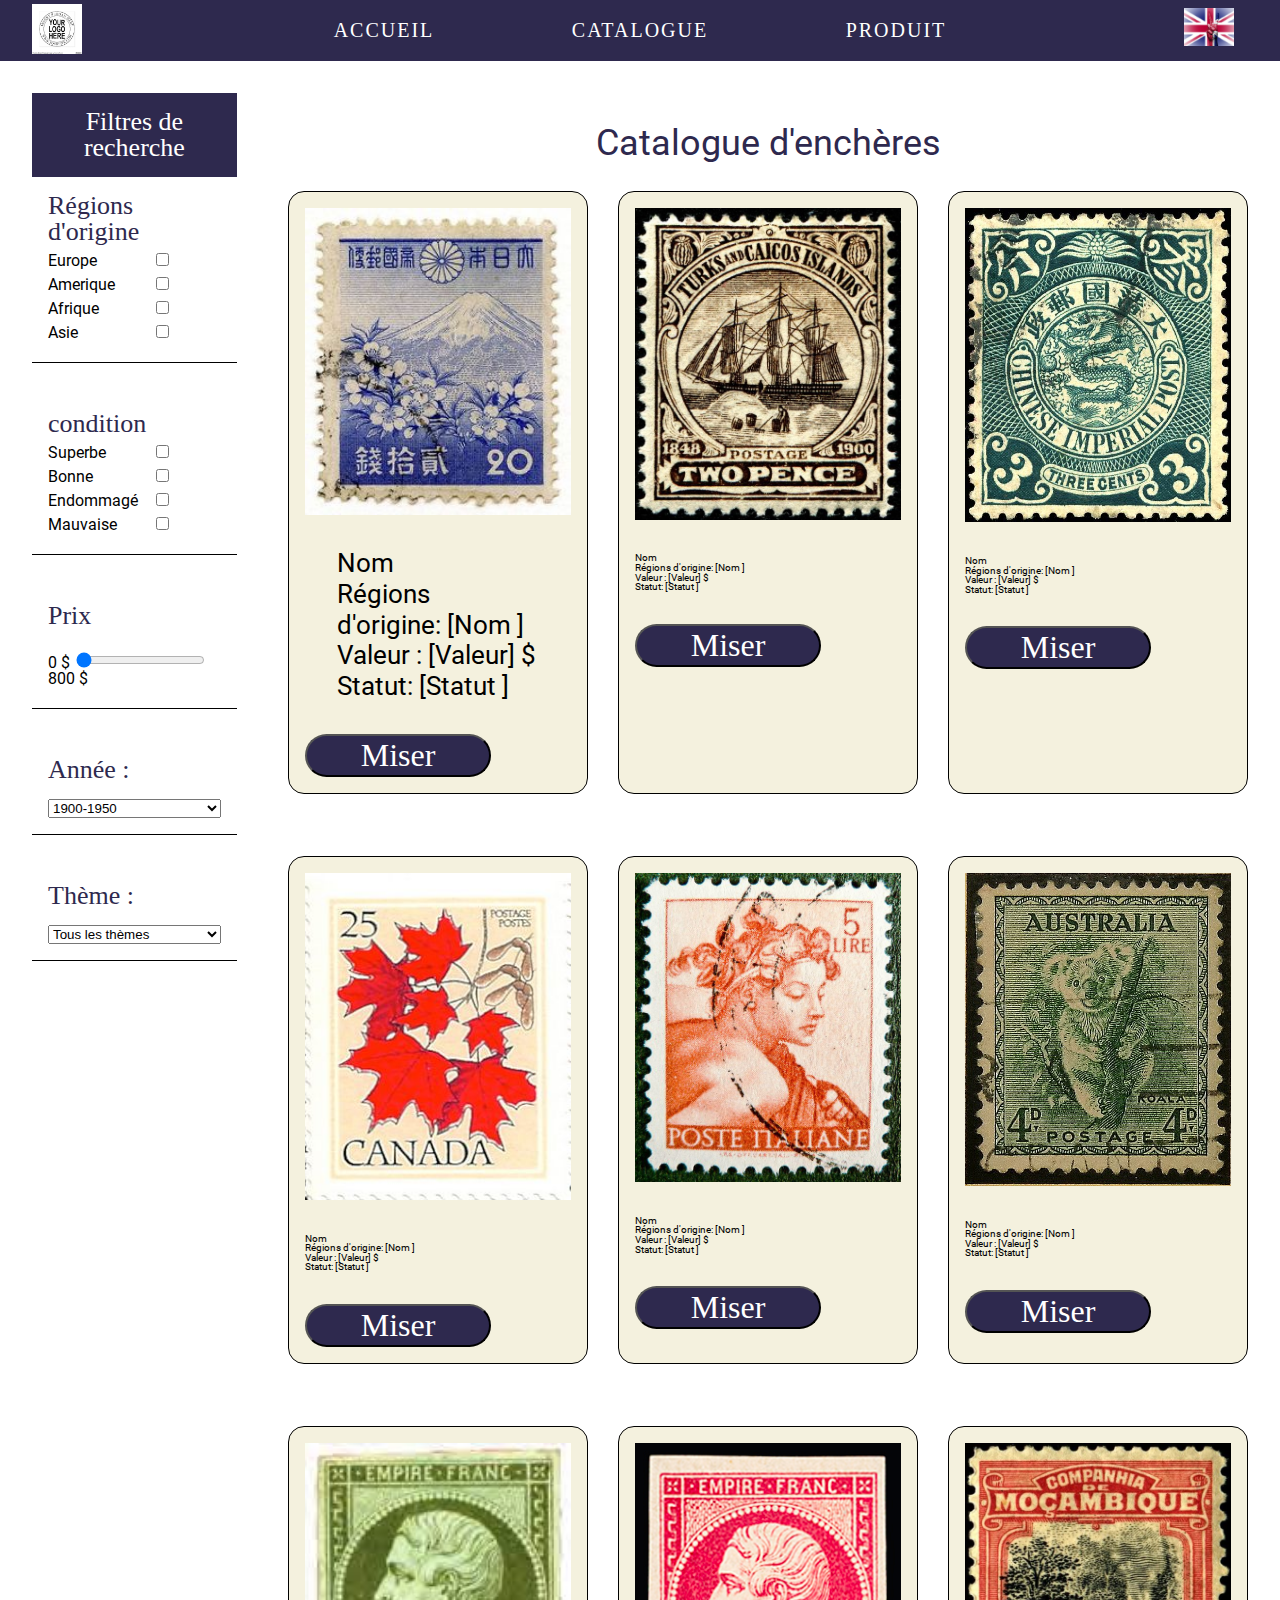
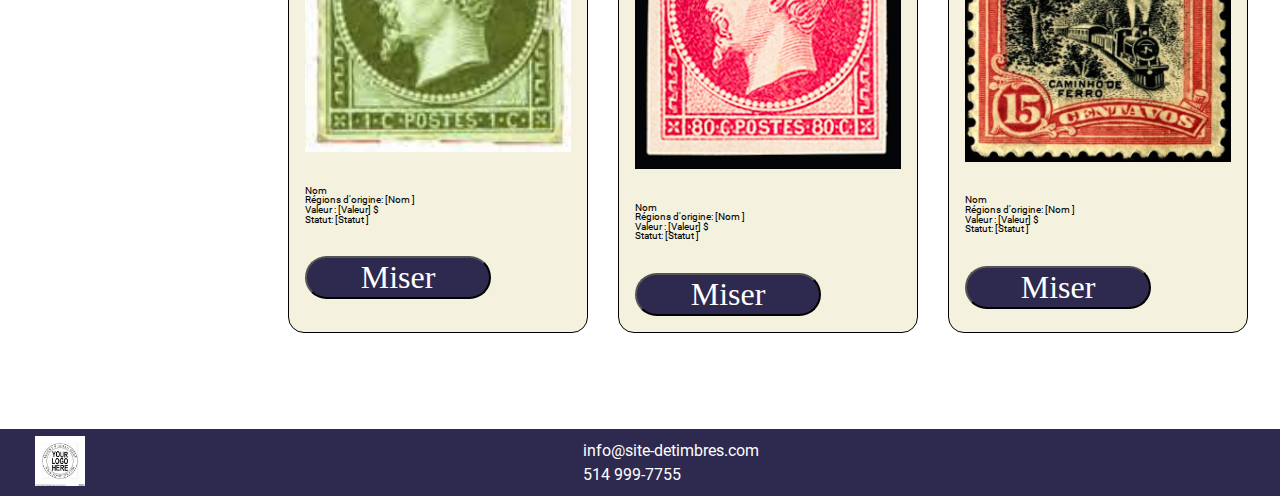
<file: catalogue.html>
<!DOCTYPE html>
<html lang="en">

<head>
    <meta charset="UTF-8">
    <meta name="viewport" content="width=device-width, initial-scale=1.0">
    <title>Catalogue d'enchères</title>
    <meta name="description" content="Nouvelle description pour la page de catalogue de mr stampee">
    <link rel="stylesheet" href="./assets/css/styles.css">
    <link rel="stylesheet" href="https://cdnjs.cloudflare.com/ajax/libs/font-awesome/6.4.2/css/all.min.css" integrity="sha512-z3gLpd7yknf1YoNbCzqRKc4qyor8gaKU1qmn+CShxbuBusANI9QpRohGBreCFkKxLhei6S9CQXFEbbKuqLg0DA==" crossorigin="anonymous" referrerpolicy="no-referrer">
</head>


<body>
    <header>


    </header>
   
    <nav>
        <ul role="menubar">


            <li role="menuitem" aria-label="Menu index" aria-haspopup="false">
                <img class="logo" src="./assets/img/logo/logo-timbre1.jpg" alt="logo de mon site ">

            </li>


            <li role="menuitem" aria-label="Menu index" aria-haspopup="false"><a href="index.html">Accueil</a></li>
            <li role="menuitem" aria-label="Menu catalogue" aria-haspopup="false"><a
                    href="catalogue.html">Catalogue</a></li>
            <li role="menuitem" aria-label="Menu Produit" aria-haspopup="false"><a href="produit.html">Produit</a> </li>

            <li role="menuitem" aria-label="Menu index" aria-haspopup="false" class="drap">
                <img class="drapeau" src="./assets/img/flag.jpg" alt="drapeau de l'anglettere">
            </li>



        </ul>



    </nav>
    <main>


        <aside>


            <form>


                <h2>Filtres de recherche</h2>


                <div>

                    <h3>Régions d'origine</h3>


                    <fieldset>
                        <label for="europe">Europe</label>
                        <input type="checkbox" name="europe" id="europe">
                    </fieldset>

                    <fieldset>
                        <label for="amerique">Amerique</label>
                        <input type="checkbox" name="amerique" id="amerique">
                    </fieldset>

                    <fieldset>
                        <label for="afrique">Afrique</label>
                        <input type="checkbox" name="afrique" id="afrique">
                    </fieldset>

                    <fieldset>
                        <label for="asie">Asie</label>
                        <input type="checkbox" name="asie" id="asie">
                    </fieldset>


                </div>




                <div>

                    <h3>condition</h3>


                    <fieldset>
                        <label for="superbe">Superbe</label>
                        <input type="checkbox" name="superbe" id="superbe">
                    </fieldset>

                    <fieldset>
                        <label for="bonne">Bonne</label>
                        <input type="checkbox" name="bonne" id="bonne">
                    </fieldset>

                    <fieldset>
                        <label for="endommage">Endommagé</label>
                        <input type="checkbox" name="endommage" id="endommage">
                    </fieldset>

                    <fieldset>
                        <label for="mauvaise">Mauvaise</label>
                        <input type="checkbox" name="mauvaise" id="mauvaise">
                    </fieldset>



                </div>




                <div>

                    <h3>Prix </h3>

                    <fieldset>
                        <label for="prix"></label>
                        <span>0 $</span>
                        <input type="range" id="prix" name="prix" min="0" max="800" step="100" value="0">
                        <span>800 $</span>
                    </fieldset>

                </div>

                <div>

                    <h3> Année :</h3>

                    <label for="date"></label>
                    <select id="date" name="date">
                        <option value="1900-1950">1900-1950</option>
                        <option value="1950-2000">1990-2000</option>
                        <option value="2000-2023">2000-2023</option>
                    </select>


                </div>

                <div>

                    <h3>Thème :</h3>


                    <label for="theme"></label>
                    <select id="theme" name="theme">
                        <option value="tous">Tous les thèmes</option>
                        <option value="faune">Faune</option>
                        <option value="flore">Flore</option>
                        <option value="histoire">Histoire</option>
                        <option value="personnalites">Personnalités</option>
                    </select>

                </div>




            </form>

        </aside>

        <section class=" grid-container" data-js-produit>


            <h1>Catalogue d'enchères</h1>


            <article class="aritcle-1">

                <div class="infos-image">
                    <img src="./assets/img/timbre4.jpg" alt="timbre">
                </div>

                <div class="infos-secondaires">
                    <h2>Nom</h2>
                    <p>Régions d'origine: [Nom ] </p>
                    <p>Valeur : [Valeur] $</p>
                    <p>Statut: [Statut ]</p>
                </div>

                <div>


                    <input type="submit" value="Miser" class="bouton-personnalise">

                </div>

        
            </article>

            <article class="aritcle-1">

                <div>

                    <img src="./assets/img/timbre6.jpg" alt="timbre">

                </div>

                <div>
                    <h2>Nom</h2>
                    <p>Régions d'origine: [Nom ] </p>
                    <p>Valeur : [Valeur] $</p>
                    <p>Statut: [Statut ]</p>



                </div>

                <div>


                    <input type="submit" value="Miser" class="bouton-personnalise">

                </div>

            </article>

            <article class="aritcle-1">
                <div>

                    <img src="./assets/img/timbre5.jpg" alt="timbre">

                </div>

                <div>
                    <h2>Nom</h2>
                    <p>Régions d'origine: [Nom ] </p>
                    <p>Valeur : [Valeur] $</p>
                    <p>Statut: [Statut ]</p>



                </div>

                <div>


                    <input type="submit" value="Miser" class="bouton-personnalise">

                </div>

            </article>

            <article class="aritcle-1">
                <div>

                    <img src="./assets/img/b02eece6f7e6f4dd12e540fd0b19f78b.jpg" alt="timbre">

                </div>

                <div>
                    <h2>Nom</h2>
                    <p>Régions d'origine: [Nom ] </p>
                    <p>Valeur : [Valeur] $</p>
                    <p>Statut: [Statut ]</p>



                </div>

                <div>


                    <input type="submit" value="Miser" class="bouton-personnalise">

                </div>
            </article>

            <article class="aritcle-1">

                <div>

                    <img src="./assets/img/timbre7.jpg" alt="timbre">

                </div>

                <div>
                    <h2>Nom</h2>
                    <p>Régions d'origine: [Nom ] </p>
                    <p>Valeur : [Valeur] $</p>
                    <p>Statut: [Statut ]</p>



                </div>

                <div>


                    <input type="submit" value="Miser" class="bouton-personnalise">

                </div>
            </article>

            <article class="aritcle-1">

                <div>

                    <img src="./assets/img/timbre8.jpg" alt="timbre">

                </div>

                <div>
                    <h2>Nom</h2>
                    <p>Régions d'origine: [Nom ] </p>
                    <p>Valeur : [Valeur] $</p>
                    <p>Statut: [Statut ]</p>



                </div>

                <div>


                    <input type="submit" value="Miser" class="bouton-personnalise">

                </div>

            </article>

            <article class="aritcle-1">

                <div>

                    <img src="./assets/img/timbre3.jpeg" alt="timbre">

                </div>

                <div>
                    <h2>Nom</h2>
                    <p>Régions d'origine: [Nom ] </p>
                    <p>Valeur : [Valeur] $</p>
                    <p>Statut: [Statut ]</p>



                </div>

                <div>


                    <input type="submit" value="Miser" class="bouton-personnalise">

                </div>

            </article>


            <article class="aritcle-1">

                <div>

                    <img src="./assets/img/timbre2.jpg" alt="timbre">

                </div>

                <div>
                    <h2>Nom</h2>
                    <p>Régions d'origine: [Nom ] </p>
                    <p>Valeur : [Valeur] $</p>
                    <p>Statut: [Statut ]</p>



                </div>

                <div>


                    <input type="submit" value="Miser" class="bouton-personnalise">

                </div>

            </article>

            <article class="aritcle-1">
                <div>

                    <img src="./assets/img/timbre10.jpg" alt="timbre">

                </div>

                <div>
                    <h2>Nom</h2>
                    <p>Régions d'origine: [Nom ] </p>
                    <p>Valeur : [Valeur] $</p>
                    <p>Statut: [Statut ]</p>

                </div>

                <div>


                    <input type="submit" value="Miser" class="bouton-personnalise">

                </div>

            </article>



        </section>



    </main>
    <footer>

        <div>
            <img class="logo" src="./assets/img/logo/logo-timbre1.jpg" alt="logo de mon site ">

        </div>
         
        <div class="contact">
        
            <p>info@site-detimbres.com</p>
            <p><span><i class="fa-solid fa-phone"></i></span> 514 999-7755 </p> 
        </div>

        <div class="reseau-sociaux">
          
        <span><i class="fa-brands fa-instagram fa-2xl"></i></span>
        <span><i class="fa-brands fa-facebook fa-2xl"></i></span>
        <span><i class="fa-brands fa-x-twitter fa-2xl"></i></span>

        </div>


    </footer>
</body>

</html>
</file>
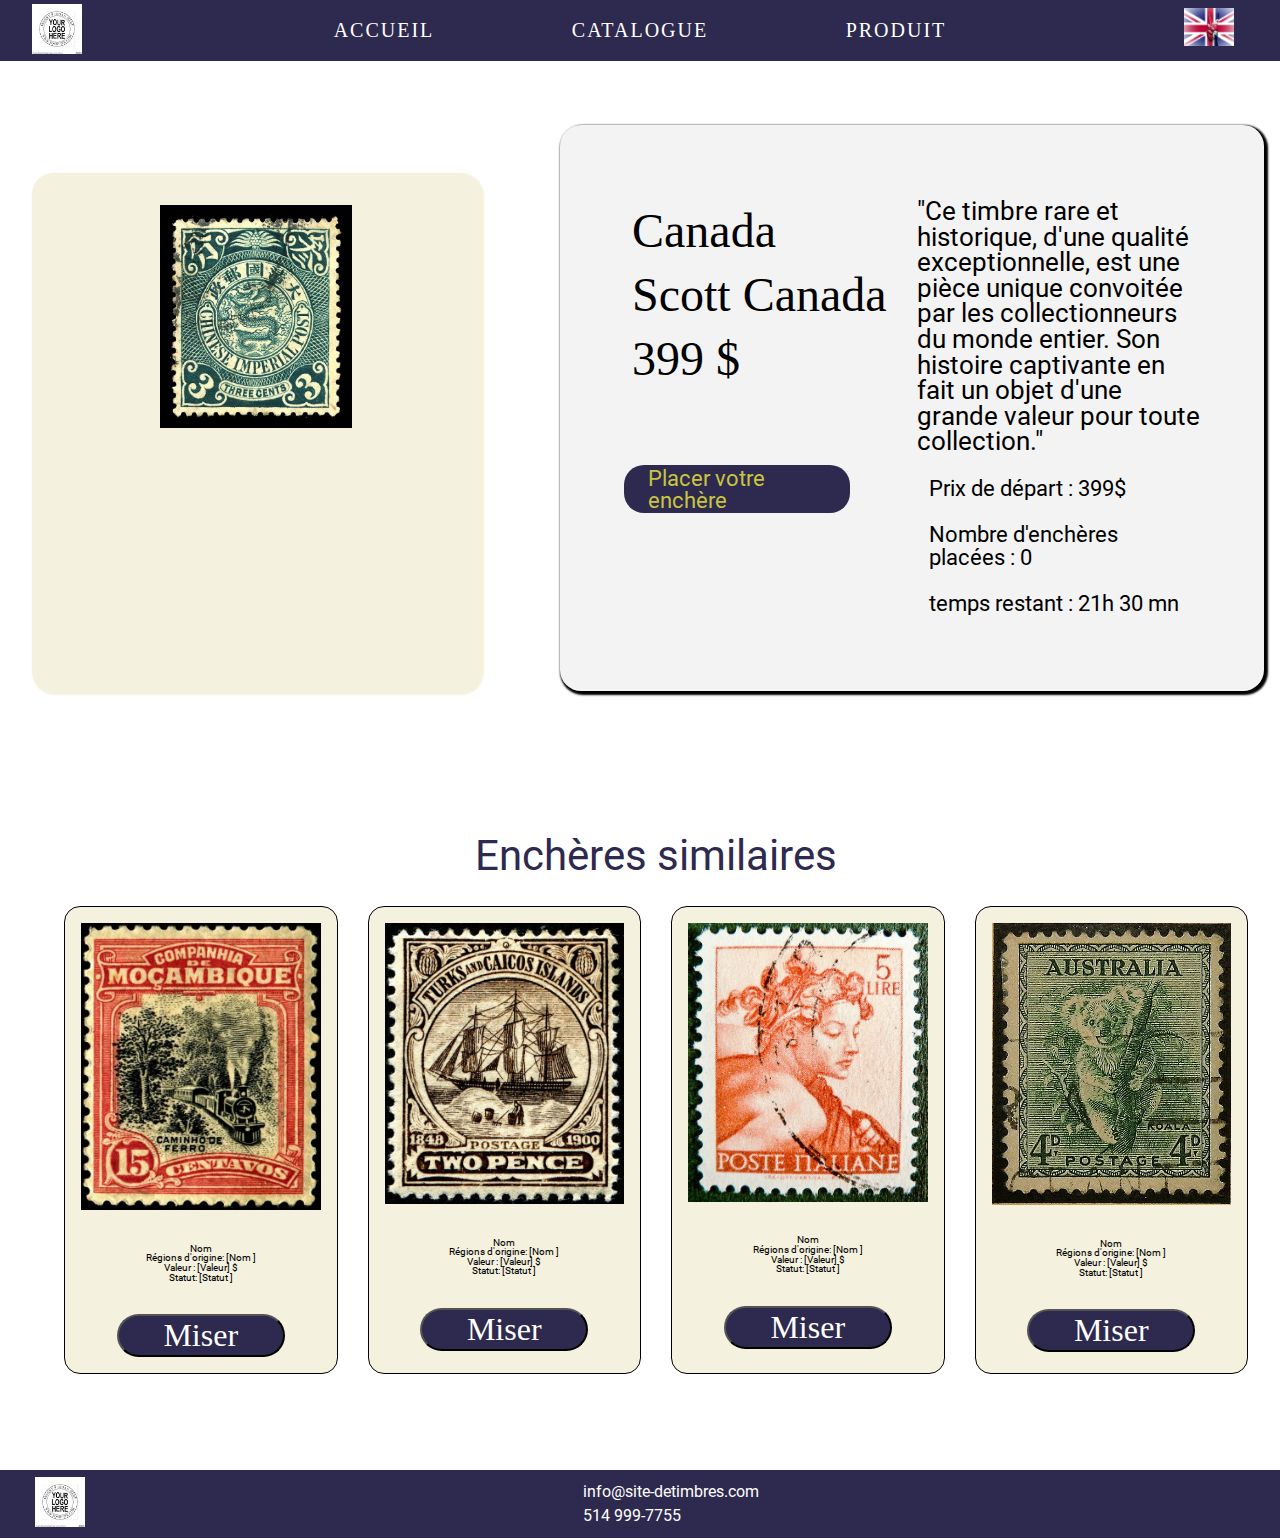
<file: produit.html>
<!DOCTYPE html>
<html lang="en">
<head>
    <meta charset="UTF-8">
    <meta name="viewport" content="width=device-width, initial-scale=1.0">
    <title>Catalogue d'enchères</title>
    <meta name="description" content="Description du produit de mr stampee">
    <link rel="stylesheet" href="./assets/css/styles.css">
    <link rel="stylesheet" href="https://cdnjs.cloudflare.com/ajax/libs/font-awesome/6.4.2/css/all.min.css" integrity="sha512-z3gLpd7yknf1YoNbCzqRKc4qyor8gaKU1qmn+CShxbuBusANI9QpRohGBreCFkKxLhei6S9CQXFEbbKuqLg0DA==" crossorigin="anonymous" referrerpolicy="no-referrer">
</head>
<body>
    <header>
       
    </header>
    <nav>
        <ul role="menubar">


            <li role="menuitem" aria-label="Menu index" aria-haspopup="false">
                <img class="logo" src="./assets/img/logo/logo-timbre1.jpg" alt="logo de mon site ">

            </li>


            <li role="menuitem" aria-label="Menu index" aria-haspopup="false"><a href="index.html">Accueil</a></li>
            <li role="menuitem" aria-label="Menu catalogue" aria-haspopup="false"><a
                href="catalogue.html">Catalogue</a></li>
            <li role="menuitem" aria-label="Menu Produit" aria-haspopup="false"><a href="produit.html">Produit</a> </li>

            <li role="menuitem" aria-label="Menu index" aria-haspopup="false" class="drap">
                <img class="drapeau" src="./assets/img/flag.jpg" alt="drapeau de l'anglettere">
            </li>



        </ul>



    </nav>
    <main class="main-produit">
        

        <div class="affiche-image">

            <div class="parent-img" >

                <img class="image-produit" src="./assets/img/timbre5.jpg" alt="timbre">

            </div>

        </div>

        <div class="mise-produit">
  

                <span  class="fa fa-heart coeur icone-favoris" ></span>
         

            

            <div class="info-enchere">
                <p>Canada</p>
                <p>Scott Canada </p>
                <p>399 $</p>
                  
               
               
            </div>


            <div class="info-description">

                <p>"Ce timbre rare et historique, d'une qualité exceptionnelle, est une pièce unique convoitée par les collectionneurs du monde entier. Son histoire captivante en fait un objet d'une grande valeur pour toute collection."</p>
             
                


            </div>

            <div class="btn">

                <div>Placer votre enchère</div>
                
                
                <i class="fa-solid fa-hand-holding-dollar"></i>

    
            </div>


            <div class="info-mise-enchere">
                <p>Prix de départ : 399$  </p>
                <p>Nombre d'enchères placées : 0 </p>
                <p>temps restant <span><i class="fa-regular fa-clock icone"> :</i>  21h 30 mn </span></p>
              
                 
                
            </div>  
            
            


        </div>

           
        <div class="produit-similaire">

            <h1>Enchères similaires</h1>

            
            <article class="aritcle-1">

                <div>

                    <img src="./assets/img/timbre10.jpg" alt="timbre">

                </div>

                <div>
                    <h2>Nom</h2>
                    <p>Régions d'origine: [Nom ] </p>
                    <p>Valeur : [Valeur] $</p>
                    <p>Statut: [Statut ]</p>



                </div>

                <div>


                    <input type="submit" value="Miser" class="bouton-personnalise">

                </div>

            </article>

            <article class="aritcle-1">

                <div>

                    <img src="./assets/img/timbre6.jpg" alt="timbre">

                </div>

                <div>
                    <h2>Nom</h2>
                    <p>Régions d'origine: [Nom ] </p>
                    <p>Valeur : [Valeur] $</p>
                    <p>Statut: [Statut ]</p>



                </div>

                <div>
                       
                    <input type="submit" value="Miser" class="bouton-personnalise">
         

                </div>

            </article>
            <article class="aritcle-1">

                <div>

                    <img src="./assets/img/timbre7.jpg" alt="timbre">

                </div>

                <div>
                    <h2>Nom</h2>
                    <p>Régions d'origine: [Nom ] </p>
                    <p>Valeur : [Valeur] $</p>
                    <p>Statut: [Statut ]</p>



                </div>

                <div>

                    <input type="submit" value="Miser" class="bouton-personnalise">
                

                </div>

            </article>
            <article class="aritcle-1">

                <div>

                    <img src="./assets/img/timbre8.jpg" alt="timbre">

                </div>

                <div>
                    <h2>Nom</h2>
                    <p>Régions d'origine: [Nom ] </p>
                    <p>Valeur : [Valeur] $</p>
                    <p>Statut: [Statut ]</p>



                </div>

                <div>


                    <input type="submit" value="Miser" class="bouton-personnalise">

                </div>

            </article>


        </div> 



    </main>
    <footer>
        <div>
            <img class="logo" src="./assets/img/logo/logo-timbre1.jpg" alt="logo de mon site ">

        </div>
         
        <div class="contact">
        
            <p>info@site-detimbres.com</p>
            <p><span><i class="fa-solid fa-phone"></i></span> 514 999-7755 </p> 
        </div>

        <div class="reseau-sociaux">
          
        <span><i class="fa-brands fa-instagram fa-2xl"></i></span>
        <span><i class="fa-brands fa-facebook fa-2xl"></i></span>
        <span><i class="fa-brands fa-x-twitter fa-2xl"></i></span>

        </div>

    </footer>
</body>
</html>
</file>
<file: assets/css/styles.css>
/* Variables de base */
@import url(base/reset.css);
@import url(base/couleur.css);
@import url(base/typographie.css);
@import url(base/rythme.css);
@import url(base/general.css);

/* Composantes */
@import url(components/boutons.css);

/* Éléments de mise en page réutilisables*/
@import url(layout/grille.css);
@import url(layout/form.css);


/* Exceptions spécifiques à des pages*/
@import url(pages/catalogue.css);
@import url(pages/produit.css);
@import url(pages/accueil.css);

.hidden {
    display: none;
}
</file>
